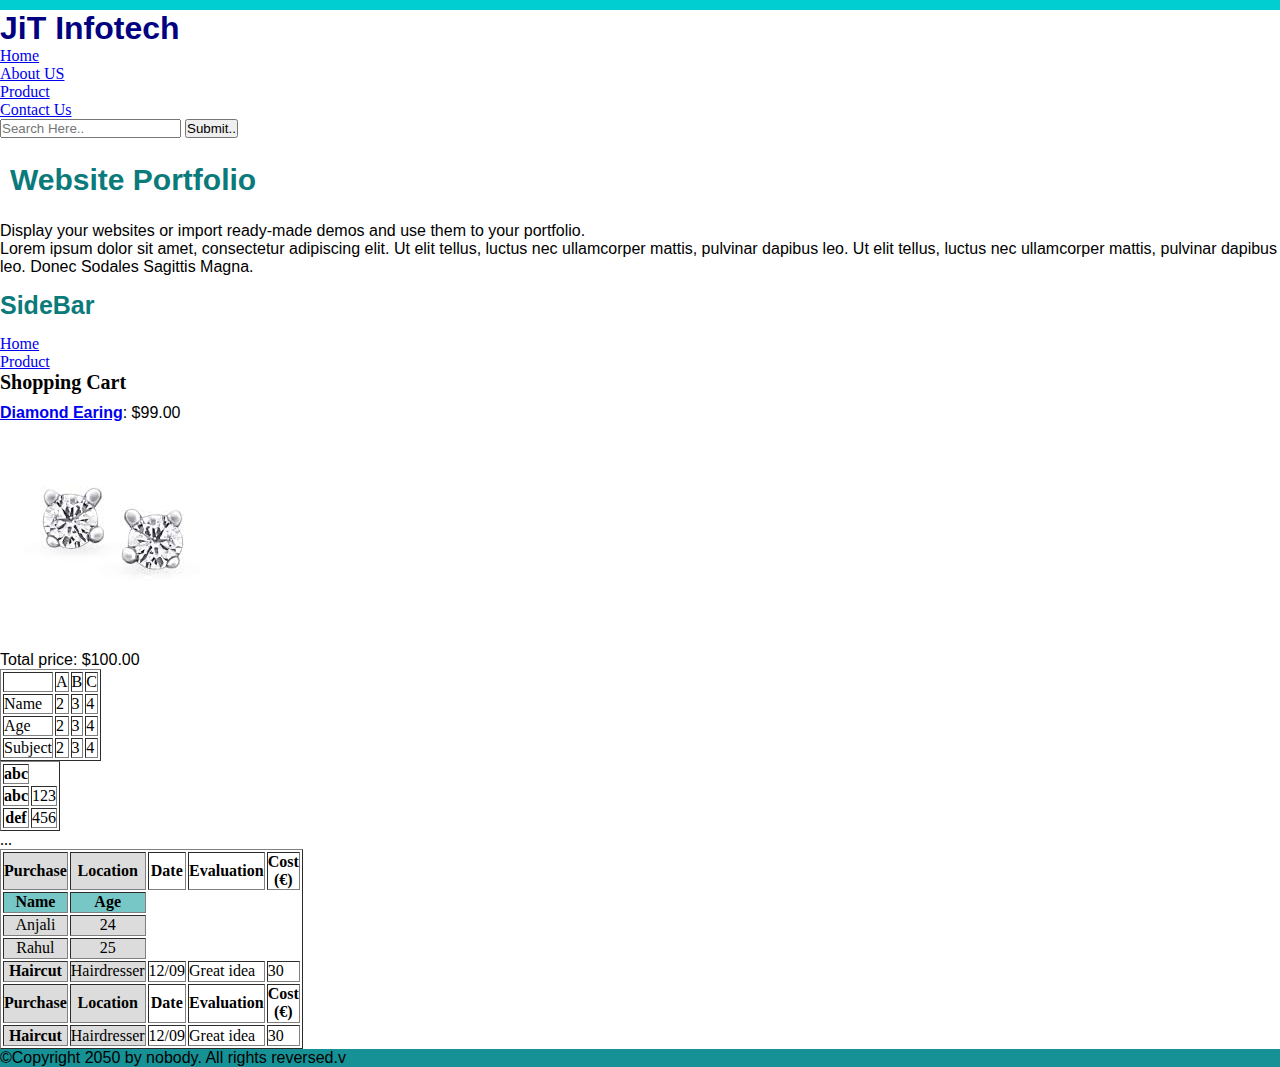
<file: 1.html>
<!DOCTYPE html>
<html>
<head>
    <meta charset='utf-8'>
    <meta http-equiv='X-UA-Compatible' content='IE=edge'>
    <title>Demo website</title>
    <meta name='viewport' content='width=device-width, initial-scale=1'>
    <!--<link rel='stylesheet' type='text/css' media='screen' href='main.css'>-->
    <link href="https://fonts.googleapis.com/css?family=Open+Sans+Condensed:300|Sonsie+One" rel="stylesheet" type="text/css">
    <link rel="stylesheet" href="style.css">
    <!--<script src='main.js'></script>-->
</head>
<body>
    <header>
        <h1>JiT Infotech</h1>
    </header>
    
    <nav>
        <ul>
            <li><a href="#">Home</a></li>
            <li><a href="#">About US</a></li>
            <li><a href="#">Product</a></li>
            <li><a href="#">Contact Us</a></li>
        </ul>
        <form>
            <input type="search" value="" name="Haku" placeholder="Search Here..">
            <input type="submit" value="Submit..">
        </form>
    </nav>
    <main>
        <article>
            <h2>Website Portfolio</h2>
            <p>Display your websites or import ready-made demos and use them to your portfolio.</p>
            <p>Lorem ipsum dolor sit amet, consectetur adipiscing elit. Ut elit tellus, luctus nec ullamcorper mattis, pulvinar dapibus leo. Ut elit tellus, luctus nec ullamcorper mattis, pulvinar dapibus leo. Donec Sodales Sagittis Magna.</p>
        </article>
        <aside>
            <h3>SideBar</h3>
            <ul>
                <li><a href="#">Home</a></li>
                <li><a href="#">Product</a></li>
            </ul>
        </aside>
        <div class="Shopping-cart">
            <h4>Shopping Cart</h2>
            <ul>
                <li>
                    <p><a href="#"><strong>Diamond Earing</strong></a>: $99.00</p>
                    <img src="images/earing.jpg" alt="DiamondEaring"  title="Real Diamond">
                </li>
            </ul>
            <p>Total price: $100.00</p>
        </div>
     
        <table border="1">
            <tr>
                <td>&nbsp;</td>
                <td>A</td>
                <td>B</td>
                <td>C</td>
               
              </tr>
            <tr>
                <td>Name</td>
                <td>2</td>
                <td>3</td>
                <td>4</td>
            </tr>
            <tr>
                <td>Age</td>
                <td>2</td>
                <td>3</td>
                <td>4</td>
            </tr>
            <tr>
                <td>Subject</td>
                <td>2</td>
                <td>3</td>
                <td>4</td>
            </tr>
        </table>
        <table border="1">
            <tr>
                <th>abc</th>
            </tr>
            <tr>
                <th>abc</th>
                <td>123</td>
            </tr>
            <tr>
                <th>def</th>
                <td>456</td>
            </tr>
        </table>
        <table border="1" style="vertical-align: middle; width: 200px; height: 200px;">
            <colgroup>
                <col style="background-color: gainsboro" >
                <col style="background-color: gainsboro">
            </colgroup>
            <tr>
                <th style="background-color:rgb(120, 199, 199);">Name</th>
                <th style="background-color:rgb(120, 199, 199);">Age</th>
            </tr>
            <tr>
                <td style="text-align: center;">Anjali</td>
                <td style="text-align: center;">24</td>
            </tr>
            <tr>
                <td style="text-align: center;">Rahul</td>
                <td style="text-align: center;">25</td>
            </tr>
            <thead>
                <tr>
                  <th scope="col">Purchase</th>
                  <th scope="col">Location</th>
                  <th scope="col">Date</th>
                  <th scope="col">Evaluation</th>
                  <th scope="col">Cost (€)</th>
                </tr>
              </thead>
              <tr>
                <th scope="row">Haircut</th>
                <td>Hairdresser</td>
                <td>12/09</td>
                <td>Great idea</td>
                <td>30</td>
              </tr>
              <thead>
                <tr>
                  <th id="purchase">Purchase</th>
                  <th id="location">Location</th>
                  <th id="date">Date</th>
                  <th id="evaluation">Evaluation</th>
                  <th id="cost">Cost (€)</th>
                </tr>
              </thead>
              <tbody>
              <tr>
                <th id="haircut">Haircut</th>
                <td headers="location haircut">Hairdresser</td>
                <td headers="date haircut">12/09</td>
                <td headers="evaluation haircut">Great idea</td>
                <td headers="cost haircut">30</td>
              </tr>
              
                ...
              
              </tbody>
              
        </table>
       
    </main>
    <footer>
        <p>©Copyright 2050 by nobody. All rights reversed.v</p>
    </footer>
</body>
</html>
</file>
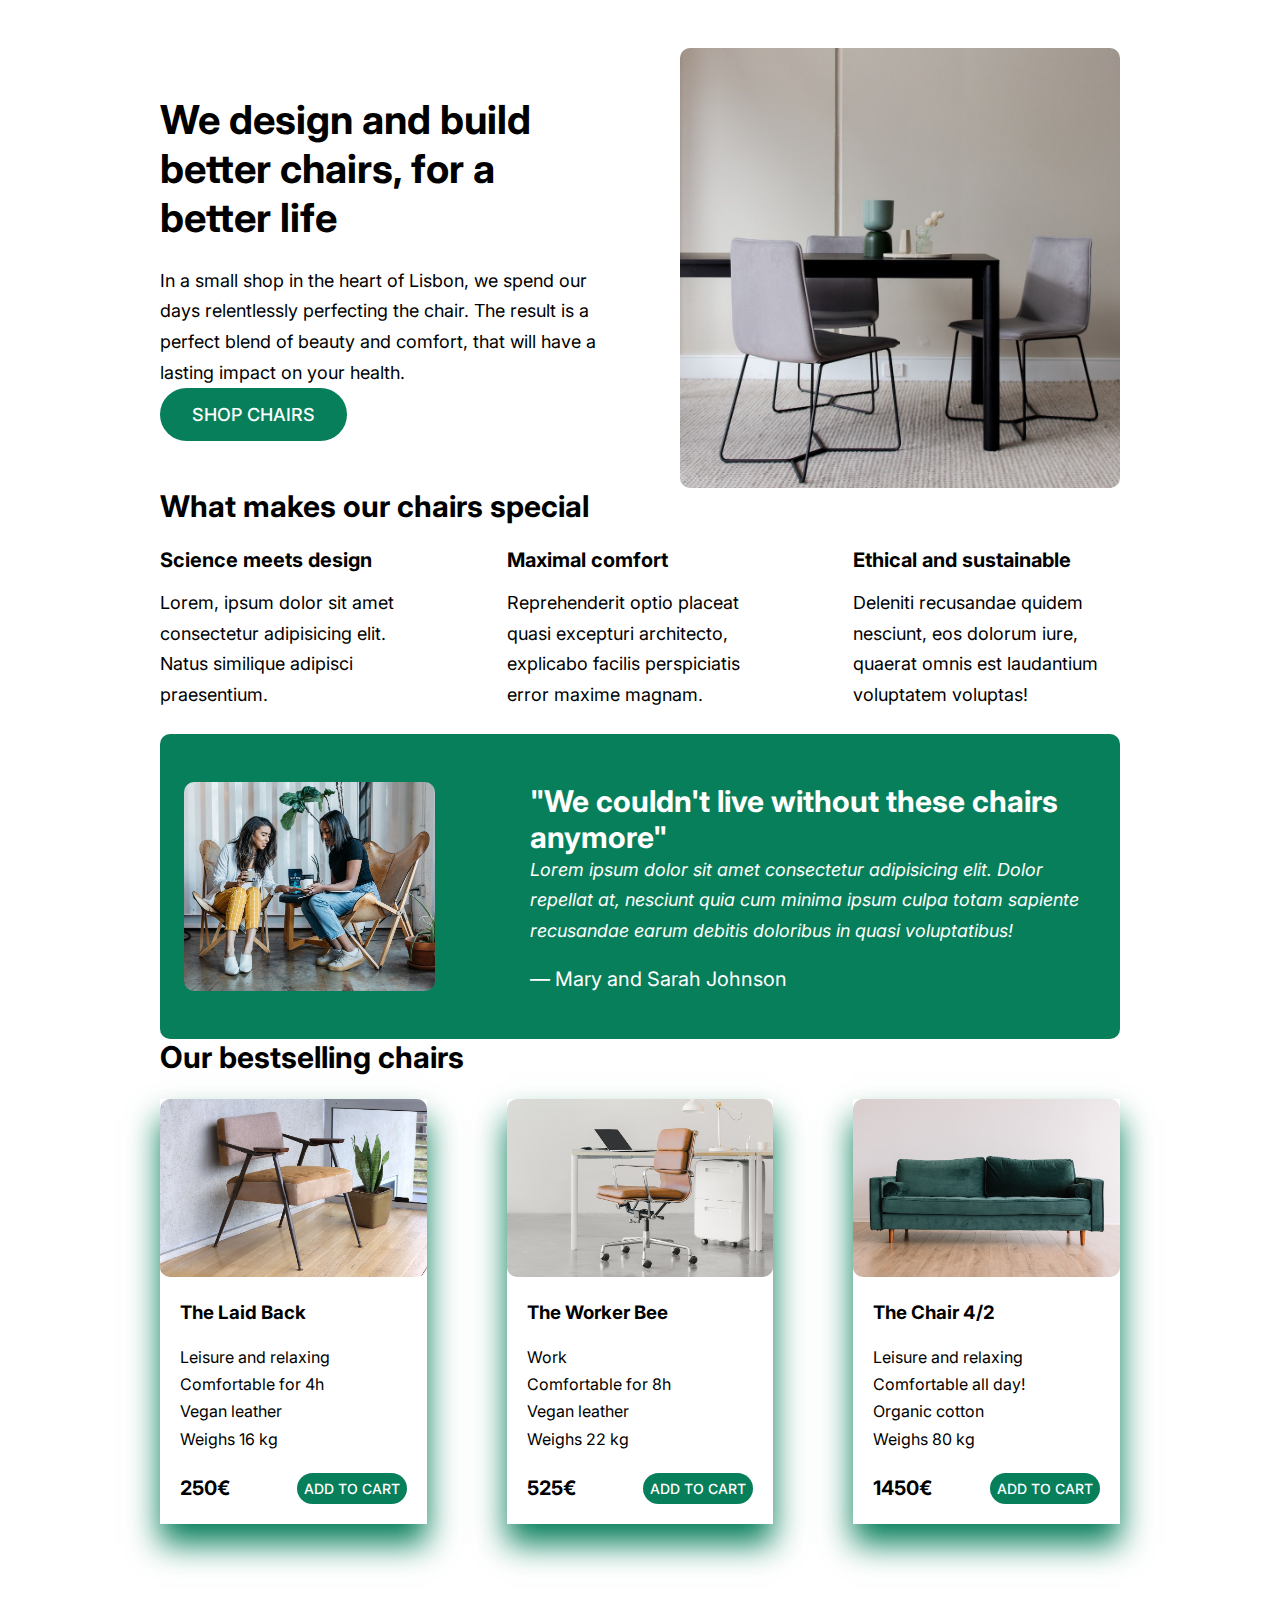
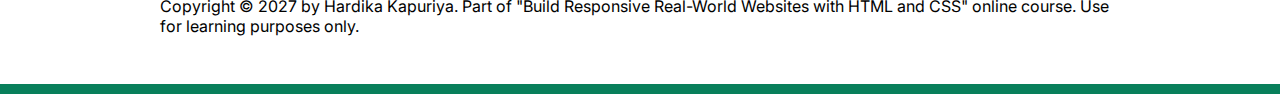
<file: chair-shop.html>
<!DOCTYPE html>
<html lang="en">
<head>
    <meta charset="UTF-8">
    <meta http-equiv="X-UA-Compatible" content="IE=edge">
    <meta name="viewport" content="width=device-width, initial-scale=1.0">
    <link rel="preconnect" href="https://fonts.googleapis.com">
<link rel="preconnect" href="https://fonts.gstatic.com" crossorigin>
<link href="https://fonts.googleapis.com/css2?family=Inter:wght@400;500;700&display=swap" rel="stylesheet">
    <link rel="stylesheet" href="chair-shop.css">
    <title>Hardika Chair Shop</title>
</head>
<body>
    <div class="container">
        <header>
        <div class="header-text-box">
            <h1>We design and build better chairs, for a better life</h1>
            <p class="header-text">In a small shop in the heart of Lisbon, we spend our days relentlessly perfecting the chair. 
                The result is a perfect blend of beauty and comfort, that will have a lasting impact on your health.</p>
            <a class="btn btn-chair" href="#">Shop Chairs</a>
            </div>
            <img class="chairimg" src="images/1.jpg">
        </header>
        <section>
            <h2>What makes our chairs special</h2>
            <div class="grid-3-cols">
                <div>
                    <p class="feat-Title"><strong>Science meets design</strong></p>
                    <p class="feat-text">Lorem, ipsum dolor sit amet consectetur adipisicing elit. Natus similique adipisci praesentium.</p>
                </div>
                <div>
                    <p class="feat-Title"><strong>Maximal comfort</strong></p>
                    <p class="feat-text">Reprehenderit optio placeat quasi excepturi architecto, explicabo facilis perspiciatis error maxime magnam.</p>
                </div>
                <div>
                    <p class="feat-Title"><strong>Ethical and sustainable</strong></p>
                    <p class="feat-text">Deleniti recusandae quidem nesciunt, eos dolorum iure, quaerat omnis est laudantium voluptatem voluptas!</p>
                </div>
            </div>
        </section>
        <section class="testimonial-section">
            <div class="grid-3-cols">  
            <img src="images/2.jpg">
            <div class="testimonial-box">
                <h2>"We couldn't live without these chairs anymore"</h2>
                <quote class="testimonial-text">Lorem ipsum dolor sit amet consectetur adipisicing elit. Dolor repellat at, nesciunt quia cum minima ipsum culpa totam sapiente recusandae earum debitis doloribus in quasi voluptatibus!
                </quote>
                <p class="testimonial-author">— Mary and Sarah Johnson</p>
            </div>
            </div>
        </section>
        <section class="chair-sell">
            
            <h2>Our bestselling chairs</h2>
            <div class="grid-3-cols">
                <figure class="chair">
                    <img src="images/3.jpg">
                    <div class="chair-desc">
                    <h3>The Laid Back</h3>
                    <ul class="chair-detail">
                        <li>Leisure and relaxing</li>
                        <li>Comfortable for 4h</li>
                        <li>Vegan leather</li>
                        <li>Weighs 16 kg</li>
                    </ul>
                    <div class="price">
                        <strong>250€</strong>
                    <a class="btn btn-cart" href="#">Add to Cart</a>

                    </div>
                </div>
                </figure>
                <figure class="chair">
                    <img src="images/4.jpg">
                    <div class="chair-desc">
                    <h3>The Worker Bee</h3>
                    <ul class="chair-detail">
                    <li>Work</li>
                    <li>Comfortable for 8h</li>
                    <li>Vegan leather</li>
                    <li>Weighs 22 kg</li>
                </ul>
                <div class="price">
                    <strong>525€</strong>
                    <a class="btn btn-cart" href="#">Add to Cart</a>
                </div>
                </div>
                </figure>
                <figure class="chair">
                    <img src="images/5.jpg">
                    <div class="chair-desc">
                    <h3>The Chair 4/2</h3>
                    <ul class="chair-detail">
                    <li>Leisure and relaxing</li> 
                    <li>Comfortable all day!</li> 
                    <li>Organic cotton</li> 
                    <li>Weighs 80 kg</li>
                </ul>
                <div class="price">
                    <strong>1450€</strong>
                    <a class="btn btn-cart" href="#">Add to Cart</a>
                </div>
               
                </div>
                </figure>
            </div>
        </section>
        <footer class="footer">
            <p>Copyright © 2027 by Hardika Kapuriya. Part of "Build Responsive Real-World Websites with HTML and CSS" online course. Use for learning purposes only.</p>
        </footer>
    </div>
</body>
</html>
</file>
<file: style.css>
*{
    margin: 0;
    padding: 0;
    
}
body{
    border-top: 10px solid darkturquoise;
}
h1,
h2,
h3,
p{
    font-family: cursive, Geneva, Tahoma, 'Gill Sans', 'Gill Sans MT', Calibri, 'Trebuchet MS', sans-serif;
}

.container{
    width: 800px;
   margin: 0 auto;
  display: grid;
  grid-template-columns: 1fr 300px;
  column-gap: 75px;
  row-gap: 10px;
  align-items: flex-start;
}

.main-header
{
background-color: #f7f7f7;
display: flex;
align-items: center;
justify-content: space-between;
grid-column: 1 / -1;
}
.heading{
   
    font-size: 18px;
    text-decoration: underline;
    color: green;

}

h1{
    color: navy;
}

.navbar a{
    text-decoration: none;
    color: crimson;

}

nav a:link{
    margin-right: 30px;
    display: inline-block;
}

.navbar  a:hover{
    /* background-color: yellow; */
    color: darkgreen;
}

.author-box{
    display: flex;
    align-items: center
}

.author{
    margin-bottom: 0;
    margin-left: 15px;
}

h2{
    padding: 25px 10px;
    color: rgb(11, 122, 122);
    font-size: 30px;
}

h3{
    margin-top: 15px;
    margin-bottom: 15px;
    color: rgb(11, 122, 122);
    font-size: 25px;
}

h4{
    font-size: 20px;
    margin-bottom: 10px;
}

.events{
    /* border: 2px solid rgb(7, 70, 129); */
    border-top: 5px solid rgb(36 126 210);
    border-bottom: 5px solid rgb(36 126 210);
    width: 300px;
  margin-top: 20px;
  background: #e4e4ed;
}

.events h3{
    text-align: center;
}
/* 
ul li{
    margin-bottom: 20px;
    display: flex;
} */
.list{
    list-style: none;
}

/* img{
    width: 200px;
} */

.activities{
    margin-top: 10px;
    margin-bottom: 10px;
    display: flex;
    margin-left: 15px;
}

.post-img{
    margin-top: 15px;
}

.related-link{
    text-decoration: none;
    color: #169195;
    font-weight: 600;
    margin-left: 15px;
}

.related-post{
display: flex;
align-items: center;
margin-left: 15px;

}

footer{
    grid-column: 1/-1;
    background-color: #169195;
}
/* 
.row{
    display: flex;
    gap: 75px;
}

article{
    float: 1;
    margin-bottom: 0;
}

aside{
    flex:0 0 300px;
} */
</file>
<file: chair-shop.css>
*{
    margin: 0;
    padding: 0;
    box-sizing: border-box;
}

body{
    font-family: 'Inter',sans-serif;
    border-bottom: 10px solid #087f5b;;
}
.container{
    width: 960px;
    margin: 0 auto;
}

header{
    display: grid;
    grid-template-columns: repeat(2,1fr);
    column-gap: 80px;
    margin-top: 48px;
}

h1{
    font-size: 40px;
    margin-bottom: 24px;
}

.header-text-box{
align-self: center;
}

.header-text{
    font-size: 18px;
    line-height: 1.7;
}

.btn-chair{
    font-size: 18px;
    padding: 16px 32px;
}
.btn:link{
    background-color: #087f5b;
    display: inline-block;
    /* font-size: 25px; */
    text-transform: uppercase;
    text-decoration: none;
    color: white;
    font-weight: 500;
    border-radius: 100px;
}

img{
    width: 100%;
    border-radius: 10px;
}

h2{
    font-size:30px;
}

h3{
    margin-bottom: 20px;
}

header,section{
    margin-bottom: 48x;
}
.grid-3-cols{
    display: grid;
    grid-template-columns: repeat(3,1fr);
    margin-top: 24px;
    margin-bottom: 24px;
    column-gap: 80px;
}
.feat-Title{
    font-size: 20px;
    /* font-weight: 500; */
    margin-bottom: 16px;
}
.feat-text{
    font-size: 18px;
    line-height: 1.7;
}

.testimonial-section{
   background-color: #087f5b;
   color: white;
   /* display: grid;
   grid-template-columns: repeat(2,1fr); */
   gap: 30px;
   border-radius: 10px;
   padding: 24px;
}

.testimonial-box{
    grid-column: 2 / -1;
    align-self: center;
    padding-left: 15px;
    /* line-height: 1.6; */
}

.testimonial-text{
    font-size: 18px;
    line-height: 1.7;
    font-style: italic;
}
.testimonial-author{
    font-size: 20px;
    margin-top: 20px;
}

ul li{
    text-decoration: none;
   line-height: 1.7;
}

.chair-detail{
    list-style: none;
}

.chair-desc{
    padding: 20px;
}

.chair{
    box-shadow: 0px 20px 30px 0px #087f5b;
}

.price{
    margin-top: 20px;
    display:flex;
    font-size: 20px;
    /* gap: 20px; */
    justify-content: space-between;
    align-items: center;
}

.btn-cart{
  font-size: 14px;
    padding: 7px;
}

.footer{
    margin-bottom: 48px;
    padding-top: 48px;
}
</file>
